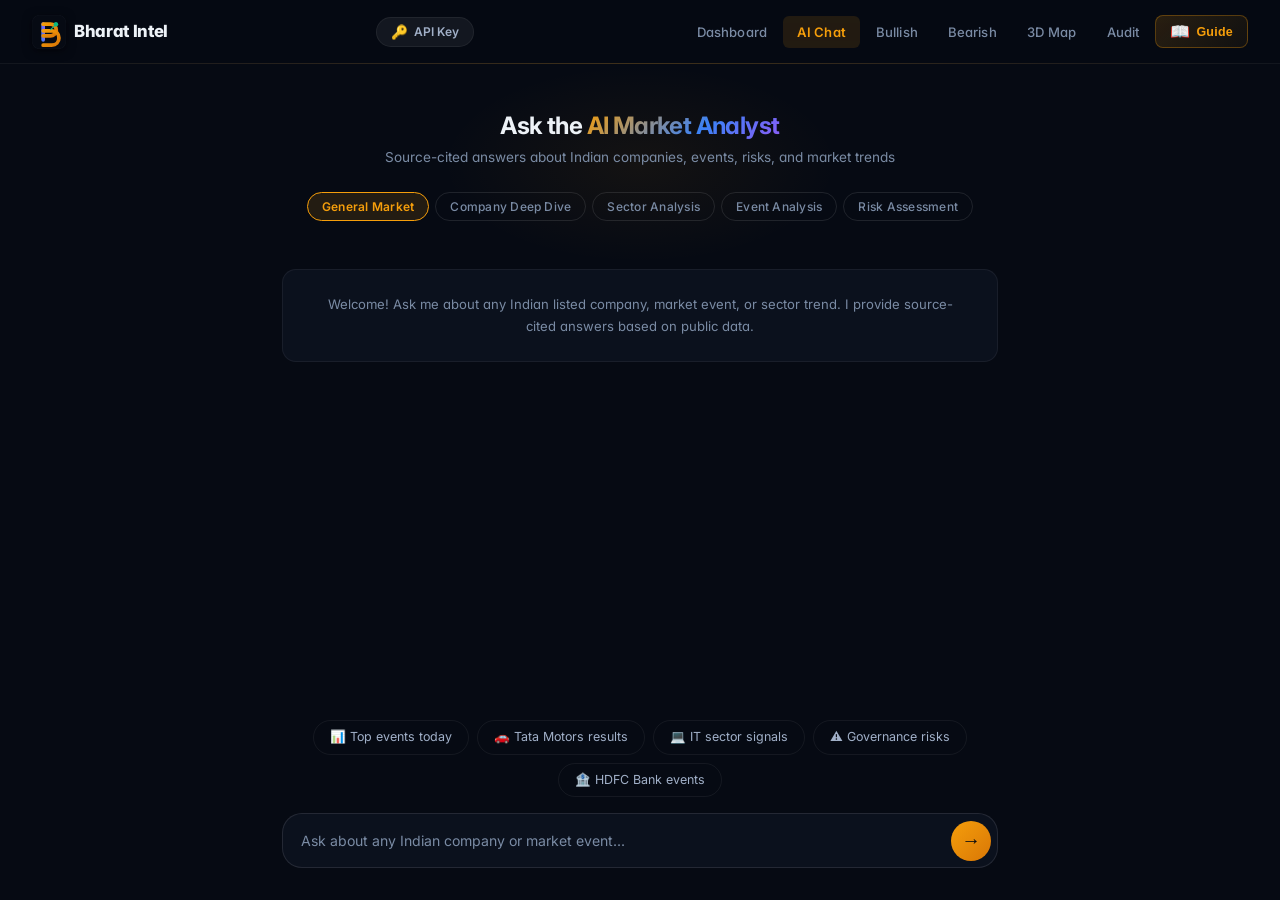
<file: frontend/chat.html>
<!DOCTYPE html>
<html lang="en">
<head>
    <meta charset="UTF-8">
    <meta name="viewport" content="width=device-width, initial-scale=1.0">
    <title>AI Market Analyst — Bharat Market Intelligence</title>
    <meta name="description" content="Chat with an AI analyst about Indian stock market events, company intelligence, sector analysis, and signal candidates.">
    <link rel="icon" type="image/svg+xml" href="assets/images/favicon.svg">
    <link rel="stylesheet" href="assets/css/style.css?v=4">
    <style>
        .chat-layout {
            padding-top: var(--nav-height);
            min-height: 100vh;
            display: flex;
            flex-direction: column;
        }

        .chat-container {
            flex: 1;
            display: flex;
            flex-direction: column;
            max-width: 780px;
            margin: 0 auto;
            width: 100%;
            padding: 0 var(--space-xl);
        }

        /* --- Chat Hero Header --- */
        .chat-header {
            text-align: center;
            padding: var(--space-2xl) 0 var(--space-lg);
            position: relative;
        }

        .chat-header::before {
            content: '';
            position: absolute;
            top: 0;
            left: 50%;
            transform: translateX(-50%);
            width: 400px;
            height: 200px;
            background: radial-gradient(ellipse, rgba(245, 158, 11, 0.06) 0%, transparent 70%);
            pointer-events: none;
        }

        .chat-header h1 {
            font-size: 1.5rem;
            margin-bottom: 6px;
            position: relative;
        }

        .chat-header p {
            color: var(--text-muted);
            font-size: 0.85rem;
            position: relative;
        }

        /* --- Mode Selector --- */
        .chat-modes {
            display: flex;
            gap: 6px;
            justify-content: center;
            margin-top: var(--space-lg);
            flex-wrap: wrap;
            position: relative;
        }

        .mode-btn {
            padding: 6px 14px;
            border-radius: var(--radius-full);
            border: 1px solid var(--border-medium);
            background: transparent;
            color: var(--text-muted);
            font-family: var(--font-primary);
            font-size: 0.75rem;
            font-weight: 500;
            cursor: pointer;
            transition: all var(--transition-fast);
            letter-spacing: 0.02em;
        }

        .mode-btn:hover {
            border-color: rgba(245, 158, 11, 0.3);
            color: var(--text-secondary);
        }

        .mode-btn.active {
            border-color: var(--accent-primary);
            color: var(--accent-primary);
            background: var(--accent-primary-muted);
            font-weight: 600;
        }

        /* --- Messages Area --- */
        .chat-messages {
            flex: 1;
            overflow-y: auto;
            padding: var(--space-lg) 0;
            display: flex;
            flex-direction: column;
            gap: var(--space-md);
            min-height: 300px;
            max-height: calc(100vh - 340px);
        }

        .msg {
            max-width: 85%;
            padding: 14px 18px;
            border-radius: var(--radius-lg);
            font-size: 0.88rem;
            line-height: 1.65;
            animation: fadeInUp 0.3s ease-out;
        }

        .msg.user {
            align-self: flex-end;
            background: linear-gradient(135deg, #2563eb, var(--accent-tertiary));
            color: #f8fafc;
            border-bottom-right-radius: 4px;
        }

        .msg.assistant {
            align-self: flex-start;
            background: var(--bg-card);
            border: 1px solid var(--border-subtle);
            color: var(--text-primary);
            border-bottom-left-radius: 4px;
            border-left: 2px solid var(--accent-primary);
        }

        .msg.assistant .msg-meta {
            display: flex;
            align-items: center;
            gap: var(--space-sm);
            margin-top: var(--space-sm);
            padding-top: var(--space-sm);
            border-top: 1px solid var(--border-subtle);
            font-size: 0.72rem;
            color: var(--text-muted);
            flex-wrap: wrap;
        }

        .msg.assistant .citations {
            margin-top: var(--space-sm);
            padding-top: var(--space-sm);
            border-top: 1px solid var(--border-subtle);
        }

        .msg.assistant .citation-item {
            display: flex;
            align-items: flex-start;
            gap: var(--space-xs);
            font-size: 0.75rem;
            color: var(--text-muted);
            margin-bottom: 3px;
        }

        .msg.assistant .citation-item .cite-num {
            color: var(--accent-primary);
            font-weight: 700;
            flex-shrink: 0;
        }

        .msg.assistant .disclaimer-text {
            display: block;
            margin-top: var(--space-sm);
            padding: 6px 10px;
            background: var(--color-warning-bg);
            border-radius: var(--radius-sm);
            font-size: 0.7rem;
            color: var(--text-muted);
        }

        .msg.system {
            align-self: center;
            background: var(--bg-card);
            border: 1px solid var(--border-subtle);
            color: var(--text-muted);
            font-size: 0.82rem;
            text-align: center;
            max-width: 100%;
            padding: var(--space-lg) var(--space-xl);
        }

        .msg.thinking {
            align-self: flex-start;
            background: var(--bg-card);
            border: 1px solid var(--border-subtle);
            color: var(--text-muted);
            font-size: 0.82rem;
        }

        .thinking-dots {
            display: inline-flex;
            gap: 5px;
            align-items: center;
        }

        .thinking-dots span {
            width: 6px;
            height: 6px;
            border-radius: 50%;
            background: var(--accent-primary);
            animation: pulse-dot 1.2s infinite;
        }

        .thinking-dots span:nth-child(2) { animation-delay: 0.2s; }
        .thinking-dots span:nth-child(3) { animation-delay: 0.4s; }

        /* --- Suggested Query Chips --- */
        .suggested-queries {
            display: flex;
            gap: 8px;
            flex-wrap: wrap;
            justify-content: center;
            margin-top: var(--space-md);
        }

        .suggested-query {
            padding: 8px 16px;
            border-radius: var(--radius-full);
            border: 1px solid var(--border-subtle);
            background: transparent;
            color: var(--text-secondary);
            font-size: 0.78rem;
            font-family: var(--font-primary);
            cursor: pointer;
            transition: all var(--transition-fast);
            line-height: 1.3;
        }

        .suggested-query:hover {
            border-color: var(--accent-primary);
            color: var(--accent-primary);
            background: var(--accent-primary-muted);
            transform: translateY(-1px);
            box-shadow: 0 4px 12px rgba(245, 158, 11, 0.08);
        }

        /* --- Chat Input Area --- */
        .chat-input-area {
            padding: var(--space-md) 0 var(--space-xl);
        }

        .chat-input-wrapper {
            display: flex;
            gap: 10px;
            align-items: flex-end;
            background: var(--bg-card);
            border: 1px solid var(--border-medium);
            border-radius: var(--radius-xl);
            padding: 6px 6px 6px 18px;
            transition: all var(--transition-fast);
        }

        .chat-input-wrapper:focus-within {
            border-color: var(--accent-primary);
            box-shadow: 0 0 0 3px var(--accent-primary-glow), 0 4px 20px rgba(0, 0, 0, 0.3);
        }

        .chat-input {
            flex: 1;
            padding: 10px 0;
            border: none;
            background: transparent;
            color: var(--text-primary);
            font-family: var(--font-primary);
            font-size: 0.88rem;
            outline: none;
            resize: none;
            min-height: 24px;
            max-height: 120px;
            line-height: 1.5;
        }

        .chat-input::placeholder {
            color: var(--text-muted);
        }

        .chat-send-btn {
            width: 40px;
            height: 40px;
            border-radius: 50%;
            border: none;
            background: linear-gradient(135deg, var(--accent-primary), #d97706);
            color: var(--bg-primary);
            font-size: 1.2rem;
            cursor: pointer;
            display: flex;
            align-items: center;
            justify-content: center;
            transition: all var(--transition-fast);
            flex-shrink: 0;
        }

        .chat-send-btn:hover:not(:disabled) {
            transform: scale(1.08);
            box-shadow: 0 0 20px var(--accent-primary-glow);
        }

        .chat-send-btn:disabled {
            opacity: 0.35;
            cursor: not-allowed;
        }

        @media (max-width: 768px) {
            .chat-messages {
                max-height: calc(100vh - 360px);
            }
            .msg {
                max-width: 92%;
            }
            .chat-header {
                padding: var(--space-lg) 0 var(--space-md);
            }
        }
    </style>
</head>
<body>
    <nav class="nav">
        <div class="nav-inner">
            <a href="index.html" class="nav-brand">
                <img src="assets/images/favicon.svg" class="nav-brand-icon" alt="Bharat Intel Logo">
                <span>Bharat Intel</span>
            </a>
            <button class="nav-toggle" id="nav-toggle" aria-label="Toggle navigation">☰</button>
            <ul class="nav-links" id="nav-links">
                <li><a href="dashboard.html">Dashboard</a></li>
                <li><a href="chat.html" class="active">AI Chat</a></li>
                <li><a href="bullish.html">Bullish</a></li>
                <li><a href="bearish.html">Bearish</a></li>
                <li><a href="market-map.html">3D Map</a></li>
                <li><a href="audit.html">Audit</a></li>
            </ul>
        </div>
    </nav>

    <main class="chat-layout">
        <div class="chat-container">
            <div class="chat-header">
                <h1>Ask the <span class="text-gradient">AI Market Analyst</span></h1>
                <p>Source-cited answers about Indian companies, events, risks, and market trends</p>

                <div class="chat-modes" id="chat-modes">
                    <button class="mode-btn active" data-mode="general_market">General Market</button>
                    <button class="mode-btn" data-mode="company_deep_dive">Company Deep Dive</button>
                    <button class="mode-btn" data-mode="sector_analysis">Sector Analysis</button>
                    <button class="mode-btn" data-mode="event_analysis">Event Analysis</button>
                    <button class="mode-btn" data-mode="risk_assessment">Risk Assessment</button>
                </div>
            </div>

            <div class="chat-messages" id="chat-messages">
                <div class="msg system">
                    Welcome! Ask me about any Indian listed company, market event, or sector trend.
                    I provide source-cited answers based on public data.
                </div>
            </div>

            <div class="suggested-queries" id="suggested-queries">
                <button class="suggested-query" data-query="What are the top market events today?">📊 Top events today</button>
                <button class="suggested-query" data-query="Tell me about Tata Motors latest results">🚗 Tata Motors results</button>
                <button class="suggested-query" data-query="Which IT companies have the strongest signals?">💻 IT sector signals</button>
                <button class="suggested-query" data-query="What governance risks are flagged today?">⚠️ Governance risks</button>
                <button class="suggested-query" data-query="Summarize HDFC Bank's recent events">🏦 HDFC Bank events</button>
            </div>

            <div class="chat-input-area">
                <div class="chat-input-wrapper">
                    <textarea class="chat-input" id="chat-input"
                        placeholder="Ask about any Indian company or market event..."
                        rows="1" aria-label="Chat message"></textarea>
                    <button class="chat-send-btn" id="chat-send" aria-label="Send message">→</button>
                </div>
            </div>
        </div>
    </main>

    <script src="assets/js/api.js"></script>
    <script src="assets/js/guide.js"></script>
    <script src="assets/js/apikeys.js"></script>
    <script src="assets/js/chat.js"></script>
</body>
</html>
</file>
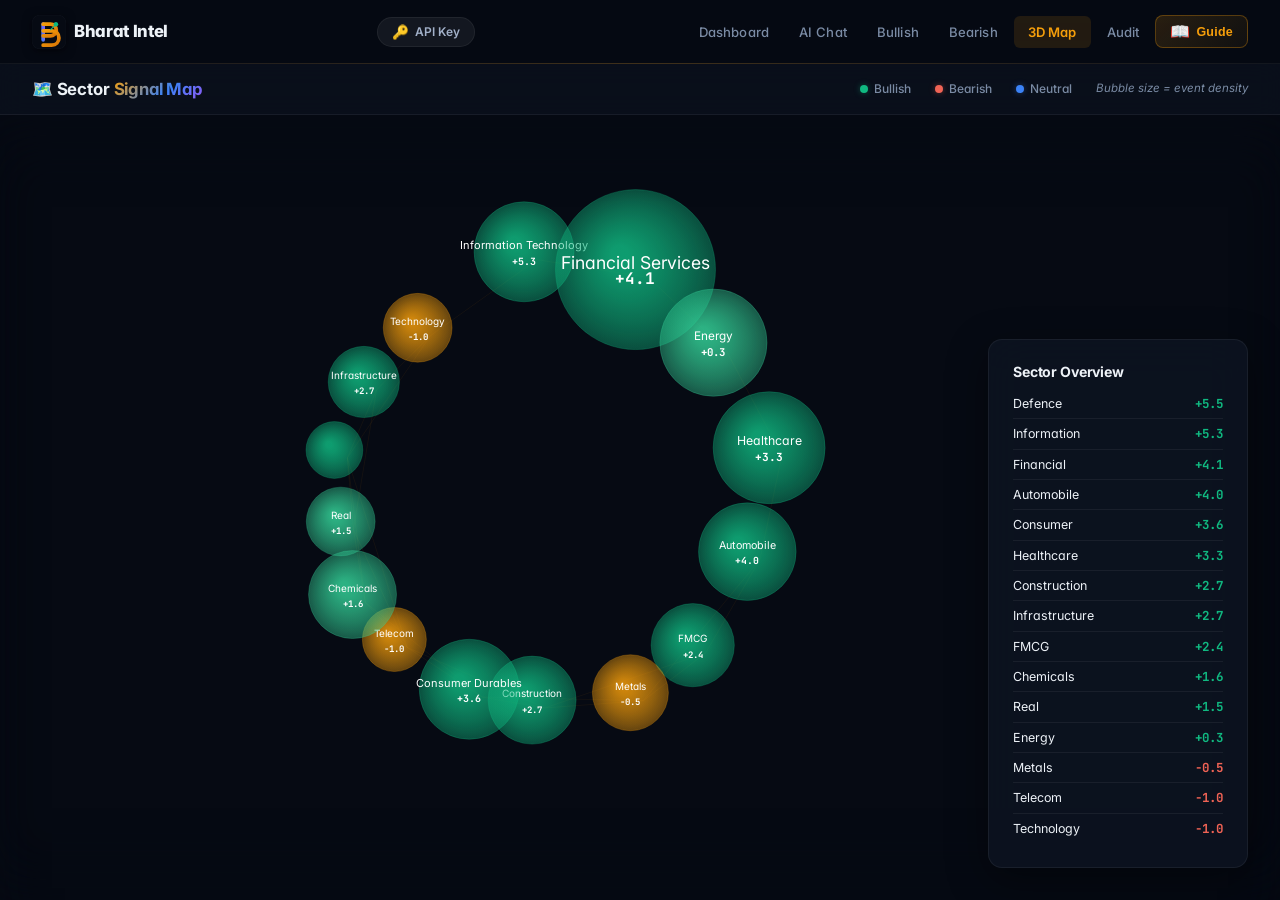
<file: frontend/market-map.html>
<!DOCTYPE html>
<html lang="en">
<head>
    <meta charset="UTF-8">
    <meta name="viewport" content="width=device-width, initial-scale=1.0">
    <title>3D Market Map — Bharat Market Intelligence</title>
    <meta name="description" content="Interactive 3D visualization of Indian market sectors, event density, and signal strength.">
    <link rel="icon" type="image/svg+xml" href="assets/images/favicon.svg">
    <link rel="stylesheet" href="assets/css/style.css?v=4">
    <style>
        .map-layout {
            padding-top: var(--nav-height);
            min-height: 100vh;
            display: flex;
            flex-direction: column;
            background: var(--bg-primary);
        }

        /* --- Controls Bar --- */
        .map-controls {
            display: flex;
            align-items: center;
            justify-content: space-between;
            padding: 12px var(--space-xl);
            background: rgba(13, 19, 33, 0.6);
            backdrop-filter: blur(12px);
            border-bottom: 1px solid var(--border-subtle);
            flex-wrap: wrap;
            gap: var(--space-sm);
        }

        .map-title {
            font-size: 1.05rem;
            font-weight: 700;
            letter-spacing: -0.01em;
        }

        /* --- Legend --- */
        .map-legend {
            display: flex;
            gap: var(--space-lg);
            font-size: 0.75rem;
            color: var(--text-muted);
            align-items: center;
        }

        .legend-item {
            display: flex;
            align-items: center;
            gap: 6px;
            font-weight: 500;
        }

        .legend-dot {
            width: 8px;
            height: 8px;
            border-radius: 50%;
            flex-shrink: 0;
        }

        .legend-dot.bullish {
            background: var(--color-positive);
            box-shadow: 0 0 6px rgba(16, 185, 129, 0.4);
        }

        .legend-dot.bearish {
            background: var(--color-negative);
            box-shadow: 0 0 6px rgba(240, 99, 85, 0.4);
        }

        .legend-dot.neutral {
            background: var(--accent-secondary);
            box-shadow: 0 0 6px rgba(59, 130, 246, 0.4);
        }

        .legend-note {
            color: var(--text-muted);
            font-size: 0.72rem;
            font-style: italic;
        }

        /* --- Canvas Area --- */
        .map-canvas-wrapper {
            flex: 1;
            position: relative;
            overflow: hidden;
            min-height: 500px;
        }

        /* Subtle edge gradient */
        .map-canvas-wrapper::before {
            content: '';
            position: absolute;
            inset: 0;
            pointer-events: none;
            z-index: 2;
            border-radius: 0;
            box-shadow:
                inset 0 40px 60px -20px var(--bg-primary),
                inset 0 -40px 60px -20px var(--bg-primary);
        }

        #map-canvas {
            width: 100%;
            height: 100%;
            position: absolute;
            top: 0;
            left: 0;
        }

        /* --- Tooltip --- */
        .map-tooltip {
            position: absolute;
            padding: 10px 14px;
            background: rgba(13, 19, 33, 0.95);
            backdrop-filter: blur(16px);
            border: 1px solid rgba(245, 158, 11, 0.2);
            border-radius: var(--radius-md);
            font-size: 0.8rem;
            color: var(--text-primary);
            pointer-events: none;
            opacity: 0;
            transition: opacity 0.15s;
            z-index: 10;
            box-shadow: 0 8px 24px rgba(0, 0, 0, 0.5);
            max-width: 240px;
        }

        .map-tooltip.visible {
            opacity: 1;
        }

        .map-sector-label {
            font-size: 0.68rem;
            color: var(--text-muted);
            text-transform: uppercase;
            letter-spacing: 0.06em;
        }

        /* --- Info Panel --- */
        .map-info-panel {
            position: absolute;
            bottom: var(--space-xl);
            right: var(--space-xl);
            width: 260px;
            padding: var(--space-lg);
            background: rgba(13, 19, 33, 0.9);
            backdrop-filter: blur(20px);
            border: 1px solid var(--border-subtle);
            border-radius: var(--radius-lg);
            font-size: 0.8rem;
            z-index: 5;
            box-shadow: 0 12px 40px rgba(0, 0, 0, 0.4);
        }

        .map-info-panel h3 {
            font-size: 0.88rem;
            margin-bottom: var(--space-sm);
            color: var(--text-primary);
            letter-spacing: -0.01em;
        }

        .sector-row {
            display: flex;
            justify-content: space-between;
            align-items: center;
            padding: 5px 0;
            border-bottom: 1px solid var(--border-subtle);
            font-size: 0.78rem;
            transition: background var(--transition-fast);
        }

        .sector-row:hover {
            background: rgba(255, 255, 255, 0.02);
        }

        .sector-row:last-child {
            border-bottom: none;
        }

        .sector-row .sector-label {
            color: var(--text-secondary);
        }

        .sector-score {
            font-family: var(--font-mono);
            font-weight: 700;
            font-size: 0.78rem;
            font-variant-numeric: tabular-nums;
        }

        .sector-score.pos { color: var(--color-positive); }
        .sector-score.neg { color: var(--color-negative); }

        @media (max-width: 768px) {
            .map-legend {
                gap: var(--space-sm);
                font-size: 0.7rem;
            }
            .map-info-panel {
                position: static;
                width: 100%;
                margin: var(--space-md);
                border-radius: var(--radius-md);
            }
            .map-canvas-wrapper {
                min-height: 400px;
            }
        }
    </style>
</head>
<body>
    <nav class="nav">
        <div class="nav-inner">
            <a href="index.html" class="nav-brand"><img src="assets/images/favicon.svg" class="nav-brand-icon" alt="Bharat Intel Logo"><span>Bharat Intel</span></a>
            <button class="nav-toggle" id="nav-toggle" aria-label="Toggle navigation">☰</button>
            <ul class="nav-links" id="nav-links">
                <li><a href="dashboard.html">Dashboard</a></li>
                <li><a href="chat.html">AI Chat</a></li>
                <li><a href="bullish.html">Bullish</a></li>
                <li><a href="bearish.html">Bearish</a></li>
                <li><a href="market-map.html" class="active">3D Map</a></li>
                <li><a href="audit.html">Audit</a></li>
            </ul>
        </div>
    </nav>

    <main class="map-layout">
        <div class="map-controls">
            <div class="map-title">🗺️ Sector <span class="text-gradient">Signal Map</span></div>
            <div class="map-legend">
                <div class="legend-item"><div class="legend-dot bullish"></div> Bullish</div>
                <div class="legend-item"><div class="legend-dot bearish"></div> Bearish</div>
                <div class="legend-item"><div class="legend-dot neutral"></div> Neutral</div>
                <div class="legend-note">Bubble size = event density</div>
            </div>
        </div>
        <div class="map-canvas-wrapper">
            <canvas id="map-canvas"></canvas>
            <div class="map-tooltip" id="map-tooltip"></div>
            <div class="map-info-panel" id="info-panel">
                <h3>Sector Overview</h3>
                <div id="sector-list">Loading...</div>
            </div>
        </div>
    </main>

    <script src="assets/js/api.js"></script>
    <script src="assets/js/guide.js"></script>
    <script src="assets/js/apikeys.js"></script>
    <script src="assets/js/market-map.js"></script>
</body>
</html>
</file>
<file: frontend/assets/css/style.css>
/* ============================================================
   Bharat Market Intelligence Agent — Design System v2
   Premium dark fintech theme · Bloomberg-grade polish
   ============================================================ */

/* --- Google Fonts --- */
@import url('https://fonts.googleapis.com/css2?family=Inter:wght@300;400;500;600;700;800;900&family=JetBrains+Mono:wght@400;500&display=swap');

/* --- CSS Custom Properties (Design Tokens) --- */
:root {
    /* Core backgrounds — deep navy/black with layered depth */
    --bg-primary: #060a13;
    --bg-secondary: #0d1321;
    --bg-tertiary: #151d2e;
    --bg-card: rgba(13, 19, 33, 0.8);
    --bg-glass: rgba(255, 255, 255, 0.035);
    --bg-glass-hover: rgba(255, 255, 255, 0.07);
    --bg-elevated: rgba(255, 255, 255, 0.05);

    /* Text — improved contrast for readability */
    --text-primary: #edf2f7;
    --text-secondary: #a1b0c8;
    --text-muted: #7a8ba4;
    --text-accent: #60a5fa;

    /* Brand accent — amber/gold */
    --accent-primary: #f59e0b;
    --accent-primary-glow: rgba(245, 158, 11, 0.25);
    --accent-primary-muted: rgba(245, 158, 11, 0.12);
    --accent-secondary: #3b82f6;
    --accent-secondary-glow: rgba(59, 130, 246, 0.25);
    --accent-tertiary: #8b5cf6;

    /* Semantic — fintech palette */
    --color-positive: #10b981;
    --color-positive-bg: rgba(16, 185, 129, 0.1);
    --color-positive-glow: rgba(16, 185, 129, 0.25);
    --color-negative: #f06355;
    --color-negative-bg: rgba(240, 99, 85, 0.1);
    --color-negative-glow: rgba(240, 99, 85, 0.25);
    --color-neutral: #6366f1;
    --color-neutral-bg: rgba(99, 102, 241, 0.1);
    --color-warning: #f59e0b;
    --color-warning-bg: rgba(245, 158, 11, 0.08);

    /* Borders */
    --border-subtle: rgba(255, 255, 255, 0.06);
    --border-medium: rgba(255, 255, 255, 0.1);
    --border-accent: rgba(245, 158, 11, 0.3);

    /* Shadows */
    --shadow-sm: 0 1px 3px rgba(0, 0, 0, 0.4);
    --shadow-md: 0 4px 16px rgba(0, 0, 0, 0.5);
    --shadow-lg: 0 12px 48px rgba(0, 0, 0, 0.6);
    --shadow-glow: 0 0 30px rgba(245, 158, 11, 0.15);
    --shadow-card-hover: 0 8px 32px rgba(0, 0, 0, 0.5), 0 0 0 1px rgba(255, 255, 255, 0.08);

    /* Typography */
    --font-primary: 'Inter', -apple-system, BlinkMacSystemFont, 'Segoe UI', sans-serif;
    --font-mono: 'JetBrains Mono', 'Fira Code', monospace;

    /* Spacing */
    --space-xs: 0.25rem;
    --space-sm: 0.5rem;
    --space-md: 1rem;
    --space-lg: 1.5rem;
    --space-xl: 2rem;
    --space-2xl: 3rem;
    --space-3xl: 4rem;
    --space-4xl: 6rem;

    /* Radii */
    --radius-sm: 6px;
    --radius-md: 10px;
    --radius-lg: 14px;
    --radius-xl: 20px;
    --radius-full: 9999px;

    /* Transitions */
    --transition-fast: 150ms cubic-bezier(0.4, 0, 0.2, 1);
    --transition-base: 250ms cubic-bezier(0.4, 0, 0.2, 1);
    --transition-slow: 400ms cubic-bezier(0.4, 0, 0.2, 1);

    /* Layout */
    --max-width: 1280px;
    --nav-height: 64px;
}

/* --- Reset & Base --- */
*,
*::before,
*::after {
    margin: 0;
    padding: 0;
    box-sizing: border-box;
}

html {
    font-size: 16px;
    scroll-behavior: smooth;
    -webkit-font-smoothing: antialiased;
    -moz-osx-font-smoothing: grayscale;
}

body {
    font-family: var(--font-primary);
    font-feature-settings: 'cv02', 'cv03', 'cv04', 'cv11';
    background-color: var(--bg-primary);
    color: var(--text-primary);
    line-height: 1.55;
    overflow-x: hidden;
    min-height: 100vh;
}

a {
    color: var(--text-accent);
    text-decoration: none;
    transition: color var(--transition-fast);
}

a:hover {
    color: var(--accent-primary);
}

img {
    max-width: 100%;
    display: block;
}

/* --- Focus & Accessibility --- */
:focus-visible {
    outline: 2px solid var(--accent-primary);
    outline-offset: 2px;
    border-radius: var(--radius-sm);
}

@media (prefers-reduced-motion: reduce) {
    *, *::before, *::after {
        animation-duration: 0.01ms !important;
        animation-iteration-count: 1 !important;
        transition-duration: 0.01ms !important;
        scroll-behavior: auto !important;
    }
}

/* --- Typography --- */
h1, h2, h3, h4, h5, h6 {
    font-weight: 700;
    line-height: 1.2;
    letter-spacing: -0.025em;
    color: var(--text-primary);
}

h1 { font-size: clamp(1.75rem, 4vw, 2.75rem); }
h2 { font-size: clamp(1.35rem, 3vw, 2rem); }
h3 { font-size: clamp(1.1rem, 2.5vw, 1.5rem); }
h4 { font-size: 1.15rem; }

.text-gradient {
    background: linear-gradient(135deg, var(--accent-primary) 0%, var(--accent-secondary) 60%, var(--accent-tertiary) 100%);
    -webkit-background-clip: text;
    -webkit-text-fill-color: transparent;
    background-clip: text;
}

.text-mono {
    font-family: var(--font-mono);
}

/* --- Layout --- */
.container {
    max-width: var(--max-width);
    margin: 0 auto;
    padding: 0 var(--space-xl);
}

.section {
    padding: var(--space-4xl) 0;
}

/* ==========================================================================
   Navigation — fixed top bar with glassmorphism
   ========================================================================== */
.nav {
    position: fixed;
    top: 0;
    left: 0;
    right: 0;
    height: var(--nav-height);
    background: rgba(6, 10, 19, 0.88);
    backdrop-filter: blur(24px) saturate(1.2);
    -webkit-backdrop-filter: blur(24px) saturate(1.2);
    border-bottom: 1px solid rgba(255, 255, 255, 0.05);
    z-index: 1000;
    display: flex;
    align-items: center;
}

/* Subtle bottom glow line */
.nav::after {
    content: '';
    position: absolute;
    bottom: -1px;
    left: 0;
    right: 0;
    height: 1px;
    background: linear-gradient(90deg, transparent 0%, rgba(245, 158, 11, 0.2) 50%, transparent 100%);
}

.nav-inner {
    display: flex;
    align-items: center;
    justify-content: space-between;
    width: 100%;
    max-width: var(--max-width);
    margin: 0 auto;
    padding: 0 var(--space-xl);
    gap: var(--space-md);
}

.nav-brand {
    display: flex;
    align-items: center;
    gap: var(--space-sm);
    font-weight: 800;
    font-size: 1.05rem;
    color: var(--text-primary);
    letter-spacing: -0.02em;
    flex-shrink: 0;
}

.nav-brand:hover {
    color: var(--text-primary);
}

.nav-brand-icon {
    width: 34px;
    height: 34px;
    border-radius: var(--radius-sm);
    object-fit: contain;
    box-shadow: 0 2px 10px rgba(0,0,0,0.5);
    background: transparent;
}

.nav-links {
    display: flex;
    align-items: center;
    gap: 2px;
    list-style: none;
}

.nav-links a {
    position: relative;
    padding: 8px 14px;
    border-radius: var(--radius-sm);
    color: var(--text-muted);
    font-size: 0.82rem;
    font-weight: 500;
    transition: all var(--transition-fast);
    letter-spacing: 0.01em;
}

.nav-links a:hover {
    color: var(--text-primary);
    background: rgba(255, 255, 255, 0.04);
}

.nav-links a.active {
    color: var(--accent-primary);
    background: var(--accent-primary-muted);
    font-weight: 600;
}

.nav-cta {
    background: linear-gradient(135deg, var(--accent-primary), #d97706) !important;
    color: var(--bg-primary) !important;
    font-weight: 600 !important;
    padding: var(--space-sm) var(--space-lg) !important;
    border-radius: var(--radius-full) !important;
}

.nav-cta:hover {
    transform: translateY(-1px);
    box-shadow: var(--shadow-glow);
}

/* Mobile nav toggle */
.nav-toggle {
    display: none;
    background: none;
    border: 1px solid var(--border-medium);
    border-radius: var(--radius-sm);
    color: var(--text-primary);
    font-size: 1.2rem;
    cursor: pointer;
    padding: 6px 10px;
    transition: all var(--transition-fast);
}

.nav-toggle:hover {
    background: var(--bg-glass-hover);
    border-color: var(--accent-primary);
}

/* ==========================================================================
   Glass Card — elevated container with depth
   ========================================================================== */
.glass-card {
    background: var(--bg-card);
    border: 1px solid var(--border-subtle);
    border-radius: var(--radius-lg);
    padding: var(--space-xl);
    transition: all var(--transition-base);
    will-change: transform;
}

.glass-card:hover {
    background: rgba(13, 19, 33, 0.95);
    border-color: rgba(255, 255, 255, 0.1);
    transform: translateY(-2px);
    box-shadow: var(--shadow-card-hover);
}

/* ==========================================================================
   Widget Layout — TradingView Charts
   ========================================================================== */
.widget-grid {
    display: grid;
    grid-template-columns: 1fr 1fr;
    gap: var(--space-lg);
    margin-bottom: var(--space-xl);
}

.widget-container {
    display: flex;
    flex-direction: column;
    background: var(--bg-card);
    border: 1px solid var(--border-subtle);
    border-radius: var(--radius-lg);
    overflow: hidden;
    min-height: 380px;
}

.widget-full {
    grid-column: 1 / -1;
    min-height: 480px;
}

.widget-half {
    min-height: 380px;
}

.widget-header {
    padding: var(--space-sm) var(--space-md);
    font-size: 0.85rem;
    font-weight: 700;
    color: var(--text-secondary);
    text-transform: uppercase;
    letter-spacing: 0.04em;
    border-bottom: 1px solid var(--border-subtle);
    background: rgba(255,255,255,0.02);
}

/* Widget body — TradingView iframes */
.widget-body {
    flex: 1;
    min-height: 300px;
    position: relative;
    overflow: hidden;
}

.widget-body iframe {
    width: 100%;
    height: 100%;
    border: none;
}

@media (max-width: 768px) {
    .widget-grid {
        grid-template-columns: 1fr;
    }
    .widget-full,
    .widget-half {
        min-height: 320px;
    }
}

/* ==========================================================================
   API Key Modal
   ========================================================================== */
.api-key-btn {
    display: flex;
    align-items: center;
    gap: 6px;
    padding: 6px 14px;
    background: rgba(255, 255, 255, 0.06);
    border: 1px solid var(--border-subtle);
    border-radius: var(--radius-full);
    color: var(--text-secondary);
    font-size: 0.75rem;
    font-weight: 600;
    cursor: pointer;
    transition: all var(--transition-fast);
    font-family: var(--font-primary);
    white-space: nowrap;
}

.api-key-btn:hover {
    background: rgba(255, 255, 255, 0.1);
    border-color: var(--border-medium);
    color: var(--text-primary);
}

.api-key-btn .key-icon {
    font-size: 0.85rem;
}

.api-key-btn.has-key {
    border-color: rgba(34, 197, 94, 0.3);
    color: #22c55e;
}

.api-modal-overlay {
    position: fixed;
    inset: 0;
    background: rgba(0, 0, 0, 0.7);
    backdrop-filter: blur(6px);
    z-index: 10000;
    display: flex;
    align-items: center;
    justify-content: center;
    opacity: 0;
    pointer-events: none;
    transition: opacity 0.25s ease;
}

.api-modal-overlay.active {
    opacity: 1;
    pointer-events: all;
}

.api-modal {
    background: var(--bg-card);
    border: 1px solid var(--border-subtle);
    border-radius: var(--radius-xl);
    padding: var(--space-xl) var(--space-2xl);
    width: 90%;
    max-width: 480px;
    box-shadow: 0 24px 80px rgba(0, 0, 0, 0.6);
    transform: translateY(20px);
    transition: transform 0.25s ease;
}

.api-modal-overlay.active .api-modal {
    transform: translateY(0);
}

.api-modal-header {
    display: flex;
    align-items: center;
    justify-content: space-between;
    margin-bottom: var(--space-lg);
}

.api-modal-header h3 {
    font-size: 1.1rem;
    font-weight: 700;
    color: var(--text-primary);
    margin: 0;
}

.api-modal-close {
    background: none;
    border: none;
    color: var(--text-muted);
    font-size: 1.3rem;
    cursor: pointer;
    padding: 4px;
    transition: color 0.15s;
}

.api-modal-close:hover {
    color: var(--text-primary);
}

.api-field {
    margin-bottom: var(--space-md);
}

.api-field label {
    display: block;
    font-size: 0.78rem;
    font-weight: 600;
    color: var(--text-secondary);
    margin-bottom: 6px;
    text-transform: uppercase;
    letter-spacing: 0.04em;
}

.api-field input,
.api-field select {
    width: 100%;
    padding: 10px 14px;
    background: rgba(255, 255, 255, 0.04);
    border: 1px solid var(--border-subtle);
    border-radius: var(--radius-md);
    color: var(--text-primary);
    font-family: var(--font-mono);
    font-size: 0.82rem;
    outline: none;
    transition: border-color 0.15s;
}

.api-field input:focus,
.api-field select:focus {
    border-color: var(--accent-primary);
}

.api-field input::placeholder {
    color: var(--text-muted);
    font-family: var(--font-primary);
}

.api-field select {
    cursor: pointer;
    -webkit-appearance: none;
    appearance: none;
    background-image: url("data:image/svg+xml,%3Csvg xmlns='http://www.w3.org/2000/svg' width='12' height='12' fill='%236b7280' viewBox='0 0 16 16'%3E%3Cpath d='M7.247 11.14L2.451 5.658C1.885 5.013 2.345 4 3.204 4h9.592a1 1 0 01.753 1.659l-4.796 5.48a1 1 0 01-1.506 0z'/%3E%3C/svg%3E");
    background-repeat: no-repeat;
    background-position: right 12px center;
    padding-right: 32px;
}

.api-field select option {
    background: var(--bg-card);
    color: var(--text-primary);
}

.api-save-btn {
    width: 100%;
    padding: 11px;
    background: linear-gradient(135deg, var(--accent-primary), var(--accent-secondary));
    border: none;
    border-radius: var(--radius-md);
    color: white;
    font-weight: 700;
    font-size: 0.85rem;
    cursor: pointer;
    transition: opacity 0.15s;
    margin-top: var(--space-sm);
}

.api-save-btn:hover {
    opacity: 0.9;
}

.api-status {
    font-size: 0.72rem;
    color: var(--text-muted);
    margin-top: var(--space-sm);
    text-align: center;
}

.api-status.connected {
    color: #22c55e;
}

/* ==========================================================================
   Buttons — primary, secondary, sizes
   ========================================================================== */
.btn {
    display: inline-flex;
    align-items: center;
    justify-content: center;
    gap: var(--space-sm);
    padding: 10px var(--space-xl);
    border-radius: var(--radius-full);
    font-family: var(--font-primary);
    font-weight: 600;
    font-size: 0.85rem;
    border: none;
    cursor: pointer;
    transition: all var(--transition-base);
    text-decoration: none;
    white-space: nowrap;
    letter-spacing: 0.01em;
}

.btn-primary {
    background: linear-gradient(135deg, var(--accent-primary), #d97706);
    color: var(--bg-primary);
    box-shadow: 0 2px 12px var(--accent-primary-glow);
}

.btn-primary:hover {
    transform: translateY(-1px) scale(1.02);
    box-shadow: 0 6px 24px var(--accent-primary-glow);
    color: var(--bg-primary);
}

.btn-secondary {
    background: var(--bg-glass);
    color: var(--text-secondary);
    border: 1px solid var(--border-medium);
}

.btn-secondary:hover {
    background: var(--bg-glass-hover);
    border-color: rgba(245, 158, 11, 0.25);
    color: var(--text-primary);
    box-shadow: 0 0 12px rgba(245, 158, 11, 0.08);
}

.btn-lg {
    padding: 12px var(--space-2xl);
    font-size: 0.95rem;
}

/* ==========================================================================
   Badges — status indicators
   ========================================================================== */
.badge {
    display: inline-flex;
    align-items: center;
    gap: 4px;
    padding: 3px 10px;
    border-radius: var(--radius-full);
    font-size: 0.72rem;
    font-weight: 600;
    text-transform: uppercase;
    letter-spacing: 0.06em;
    line-height: 1.4;
}

.badge-positive {
    background: var(--color-positive-bg);
    color: var(--color-positive);
    border: 1px solid rgba(16, 185, 129, 0.15);
}

.badge-negative {
    background: var(--color-negative-bg);
    color: var(--color-negative);
    border: 1px solid rgba(240, 99, 85, 0.15);
}

.badge-neutral {
    background: var(--color-neutral-bg);
    color: var(--color-neutral);
    border: 1px solid rgba(99, 102, 241, 0.15);
}

.badge-warning {
    background: var(--color-warning-bg);
    color: var(--color-warning);
    border: 1px solid rgba(245, 158, 11, 0.15);
}

/* ==========================================================================
   Stat Cards — dashboard metric display
   ========================================================================== */
.stat-grid {
    display: grid;
    grid-template-columns: repeat(auto-fit, minmax(180px, 1fr));
    gap: var(--space-md);
}

.stat-card {
    text-align: center;
    padding: var(--space-lg) var(--space-md);
    position: relative;
    overflow: hidden;
}

/* Subtle top accent bar */
.stat-card::before {
    content: '';
    position: absolute;
    top: 0;
    left: 0;
    right: 0;
    height: 2px;
    background: linear-gradient(90deg, var(--accent-primary), var(--accent-secondary));
    opacity: 0.5;
}

.stat-value {
    font-size: 2.25rem;
    font-weight: 800;
    line-height: 1;
    margin-bottom: var(--space-xs);
    font-feature-settings: 'tnum';
    font-variant-numeric: tabular-nums;
}

.stat-label {
    font-size: 0.78rem;
    color: var(--text-muted);
    text-transform: uppercase;
    letter-spacing: 0.06em;
    font-weight: 500;
}

/* ==========================================================================
   Event Cards — market event feed items
   ========================================================================== */
.event-card {
    display: flex;
    gap: var(--space-md);
    align-items: flex-start;
}

.event-indicator {
    width: 3px;
    min-height: 50px;
    border-radius: var(--radius-full);
    flex-shrink: 0;
}

.event-indicator.positive { background: var(--color-positive); }
.event-indicator.negative { background: var(--color-negative); }
.event-indicator.neutral { background: var(--color-neutral); }

.event-content {
    flex: 1;
    min-width: 0;
}

.event-meta {
    display: flex;
    align-items: center;
    gap: 6px;
    margin-bottom: 6px;
    flex-wrap: wrap;
}

.event-company {
    font-weight: 700;
    color: var(--text-primary);
    font-size: 0.88rem;
}

.event-time {
    font-size: 0.75rem;
    color: var(--text-muted);
    font-family: var(--font-mono);
}

.event-title {
    font-weight: 600;
    font-size: 0.92rem;
    margin-bottom: 4px;
    line-height: 1.4;
}

.event-summary {
    font-size: 0.85rem;
    color: var(--text-secondary);
    line-height: 1.55;
}

/* ==========================================================================
   Grid Layouts
   ========================================================================== */
.grid-2 {
    display: grid;
    grid-template-columns: repeat(2, 1fr);
    gap: var(--space-xl);
}

.grid-3 {
    display: grid;
    grid-template-columns: repeat(3, 1fr);
    gap: var(--space-xl);
}

.grid-4 {
    display: grid;
    grid-template-columns: repeat(4, 1fr);
    gap: var(--space-lg);
}

/* --- Feature Grid --- */
.feature-icon {
    width: 44px;
    height: 44px;
    border-radius: var(--radius-md);
    display: flex;
    align-items: center;
    justify-content: center;
    font-size: 1.4rem;
    margin-bottom: var(--space-md);
    background: linear-gradient(135deg, var(--accent-primary-glow), var(--accent-secondary-glow));
}

.feature-title {
    font-size: 1.05rem;
    font-weight: 700;
    margin-bottom: var(--space-sm);
}

.feature-desc {
    font-size: 0.88rem;
    color: var(--text-secondary);
    line-height: 1.55;
}

/* ==========================================================================
   Footer
   ========================================================================== */
.footer {
    border-top: 1px solid var(--border-subtle);
    padding: var(--space-2xl) 0;
    text-align: center;
}

.footer-disclaimer {
    max-width: 700px;
    margin: 0 auto var(--space-lg);
    padding: var(--space-md) var(--space-lg);
    background: var(--color-warning-bg);
    border: 1px solid rgba(245, 158, 11, 0.1);
    border-radius: var(--radius-md);
    font-size: 0.78rem;
    color: var(--text-secondary);
    line-height: 1.6;
}

.footer-links {
    display: flex;
    justify-content: center;
    gap: var(--space-xl);
    margin-bottom: var(--space-md);
    flex-wrap: wrap;
}

.footer-links a {
    color: var(--text-muted);
    font-size: 0.82rem;
}

.footer-copy {
    color: var(--text-muted);
    font-size: 0.75rem;
    letter-spacing: 0.02em;
}

/* ==========================================================================
   Animations
   ========================================================================== */
@keyframes fadeInUp {
    from {
        opacity: 0;
        transform: translateY(20px);
    }
    to {
        opacity: 1;
        transform: translateY(0);
    }
}

@keyframes fadeIn {
    from { opacity: 0; }
    to { opacity: 1; }
}

@keyframes pulse-glow {
    0%, 100% { box-shadow: 0 0 20px var(--accent-primary-glow); }
    50% { box-shadow: 0 0 40px var(--accent-primary-glow); }
}

@keyframes float {
    0%, 100% { transform: translateY(0); }
    50% { transform: translateY(-10px); }
}

@keyframes shimmer {
    0% { background-position: -200% center; }
    100% { background-position: 200% center; }
}

@keyframes pulse-dot {
    0%, 100% { opacity: 1; transform: scale(1); }
    50% { opacity: 0.5; transform: scale(1.3); }
}

@keyframes countUp {
    from { opacity: 0; transform: translateY(8px); }
    to { opacity: 1; transform: translateY(0); }
}

.animate-fade-in-up {
    animation: fadeInUp 0.5s ease-out forwards;
    opacity: 0;
}

.animate-delay-1 { animation-delay: 0.1s; }
.animate-delay-2 { animation-delay: 0.2s; }
.animate-delay-3 { animation-delay: 0.3s; }
.animate-delay-4 { animation-delay: 0.4s; }
.animate-delay-5 { animation-delay: 0.5s; }

/* --- Loading skeleton shimmer --- */
.skeleton {
    background: linear-gradient(90deg,
        var(--bg-glass) 25%,
        rgba(255, 255, 255, 0.06) 50%,
        var(--bg-glass) 75%
    );
    background-size: 200% 100%;
    animation: shimmer 1.5s infinite;
    border-radius: var(--radius-sm);
}

/* ==========================================================================
   Scrollbar
   ========================================================================== */
::-webkit-scrollbar {
    width: 6px;
    height: 6px;
}
::-webkit-scrollbar-track {
    background: transparent;
}
::-webkit-scrollbar-thumb {
    background: rgba(255, 255, 255, 0.08);
    border-radius: var(--radius-full);
}
::-webkit-scrollbar-thumb:hover {
    background: rgba(255, 255, 255, 0.15);
}

/* ==========================================================================
   Responsive
   ========================================================================== */
@media (max-width: 1024px) {
    .grid-4 { grid-template-columns: repeat(2, 1fr); }
    .grid-3 { grid-template-columns: repeat(2, 1fr); }
}

@media (max-width: 768px) {
    :root {
        --space-xl: 1.25rem;
        --space-2xl: 2rem;
        --space-3xl: 2.5rem;
        --space-4xl: 3rem;
        --nav-height: 56px;
    }

    .grid-2,
    .grid-3,
    .grid-4 {
        grid-template-columns: 1fr;
    }

    .nav-links {
        display: none;
        position: absolute;
        top: var(--nav-height);
        left: 0;
        right: 0;
        flex-direction: column;
        background: rgba(6, 10, 19, 0.97);
        backdrop-filter: blur(24px);
        padding: var(--space-md) var(--space-lg);
        border-bottom: 1px solid var(--border-subtle);
        gap: 2px;
    }

    .nav-links.open {
        display: flex;
        animation: fadeIn 0.2s ease-out;
    }

    .nav-links a {
        padding: 12px var(--space-md);
        font-size: 0.9rem;
    }

    .nav-toggle {
        display: flex;
        align-items: center;
        justify-content: center;
    }

    .stat-grid {
        grid-template-columns: repeat(2, 1fr);
    }
}

@media (max-width: 480px) {
    .stat-grid {
        grid-template-columns: 1fr;
    }
}

/* ==========================================================================
   Search Autocomplete
   ========================================================================== */
.nav-search {
    display: flex;
    margin: 0 var(--space-lg);
    flex: 1;
    max-width: 280px;
    align-items: center;
}

.nav-search input {
    width: 100%;
    height: 36px;
    padding: 0 14px;
    border-radius: var(--radius-full) 0 0 var(--radius-full);
    border: 1px solid var(--border-medium);
    background: rgba(255, 255, 255, 0.03);
    color: var(--text-primary);
    font-size: 0.82rem;
    font-family: var(--font-primary);
    transition: all var(--transition-fast);
}

.nav-search input::placeholder {
    color: var(--text-muted);
    font-size: 0.8rem;
}

.nav-search input:focus {
    outline: none;
    border-color: var(--accent-primary);
    background: rgba(255, 255, 255, 0.05);
    box-shadow: 0 0 0 3px var(--accent-primary-glow);
}

.nav-search button {
    padding: 0 14px;
    height: 36px;
    border-radius: 0 var(--radius-full) var(--radius-full) 0;
    border: 1px solid var(--border-medium);
    border-left: none;
    background: rgba(255, 255, 255, 0.04);
    color: var(--text-muted);
    cursor: pointer;
    transition: all var(--transition-fast);
    display: flex;
    align-items: center;
    justify-content: center;
    font-size: 0.85rem;
}

.nav-search button:hover {
    color: var(--accent-primary);
    background: rgba(245, 158, 11, 0.08);
}

.autocomplete-wrapper {
    position: relative;
}

.autocomplete-dropdown {
    position: absolute;
    top: calc(100% + 6px);
    left: 0;
    width: 100%;
    min-width: 300px;
    background: var(--bg-secondary);
    border: 1px solid var(--border-medium);
    border-radius: var(--radius-md);
    box-shadow: 0 12px 32px rgba(0, 0, 0, 0.6);
    z-index: 9999;
    max-height: 360px;
    overflow-y: auto;
}

.autocomplete-item {
    padding: 10px 14px;
    cursor: pointer;
    border-bottom: 1px solid var(--border-subtle);
    display: flex;
    align-items: center;
    gap: 10px;
    transition: background var(--transition-fast);
}

.autocomplete-item:last-child {
    border-bottom: none;
}

.autocomplete-item:hover,
.autocomplete-item.active {
    background: var(--bg-glass-hover);
    border-left: 2px solid var(--accent-primary);
}

.autocomplete-item .ac-symbol {
    font-weight: 700;
    color: var(--text-primary);
    font-size: 0.88rem;
    min-width: 65px;
}

.autocomplete-item .ac-name {
    font-size: 0.8rem;
    color: var(--text-secondary);
    white-space: nowrap;
    overflow: hidden;
    text-overflow: ellipsis;
}

.autocomplete-item .highlight {
    color: var(--accent-primary);
    font-weight: 800;
}

.autocomplete-item .ac-sector {
    margin-left: auto;
    font-size: 0.7rem;
    color: var(--text-muted);
    background: rgba(255, 255, 255, 0.05);
    padding: 2px 8px;
    border-radius: var(--radius-full);
    white-space: nowrap;
    flex-shrink: 0;
}

/* ==========================================================================
   Toast Notifications
   ========================================================================== */
.toast {
    min-width: 300px;
    max-width: 400px;
    background: rgba(13, 19, 33, 0.96);
    backdrop-filter: blur(16px);
    -webkit-backdrop-filter: blur(16px);
    border: 1px solid rgba(245, 158, 11, 0.3);
    border-radius: var(--radius-md);
    padding: 14px 16px;
    box-shadow: 0 12px 40px rgba(0, 0, 0, 0.6), 0 0 20px rgba(245, 158, 11, 0.1);
    color: var(--text-primary);
    font-family: var(--font-primary);
    transform: translateX(120%);
    opacity: 0;
    transition: all 0.4s cubic-bezier(0.175, 0.885, 0.32, 1.275);
    display: flex;
    flex-direction: column;
    gap: 4px;
}

.toast.show {
    transform: translateX(0);
    opacity: 1;
}

.toast-header {
    display: flex;
    align-items: center;
    justify-content: space-between;
    font-size: 0.72rem;
    color: var(--accent-primary);
    font-weight: 700;
    text-transform: uppercase;
    letter-spacing: 0.06em;
    margin-bottom: 2px;
}

.toast-close {
    background: none;
    border: none;
    color: var(--text-muted);
    font-size: 1.1rem;
    cursor: pointer;
    line-height: 1;
    padding: 2px;
    border-radius: var(--radius-sm);
    transition: all var(--transition-fast);
}

.toast-close:hover {
    color: var(--text-primary);
    background: var(--bg-glass-hover);
}

.toast-title {
    font-weight: 600;
    font-size: 0.88rem;
    line-height: 1.35;
}

.toast-time {
    font-size: 0.72rem;
    color: var(--text-muted);
    font-family: var(--font-mono);
}

/* ==========================================================================
   Shared empty/loading states
   ========================================================================== */
.loading-spinner {
    display: flex;
    align-items: center;
    justify-content: center;
    padding: var(--space-3xl);
    color: var(--text-muted);
    font-size: 0.88rem;
    gap: var(--space-sm);
}

.empty-state {
    text-align: center;
    padding: var(--space-3xl) var(--space-xl);
    color: var(--text-muted);
}

.empty-state p {
    margin-bottom: var(--space-md);
    font-size: 0.9rem;
}

/* ==========================================================================
   Prediction Meter (Company Page Header)
   ========================================================================== */
.prediction-meter-section {
    margin-bottom: var(--space-xl);
    animation: fadeInUp 0.6s ease forwards;
}

@keyframes fadeInUp {
    from { opacity: 0; transform: translateY(16px); }
    to   { opacity: 1; transform: translateY(0); }
}

.meter-grid {
    display: grid;
    grid-template-columns: 340px 1fr;
    gap: var(--space-lg);
}

.meter-gauge-card {
    display: flex;
    flex-direction: column;
    align-items: center;
    justify-content: center;
    padding: var(--space-xl) var(--space-lg) var(--space-md) !important;
    text-align: center;
}

.meter-gauge-container {
    position: relative;
    width: 280px;
    height: 160px;
    margin-bottom: var(--space-sm);
}

.meter-gauge-container canvas {
    display: block;
}

.meter-direction {
    position: absolute;
    bottom: 8px;
    left: 50%;
    transform: translateX(-50%);
    font-size: 1.2rem;
    font-weight: 800;
    letter-spacing: 0.06em;
    text-transform: uppercase;
    white-space: nowrap;
}

.meter-confidence {
    position: absolute;
    bottom: -8px;
    left: 50%;
    transform: translateX(-50%);
    font-size: 0.75rem;
    color: var(--text-muted);
    font-family: var(--font-mono);
}

.meter-labels {
    display: flex;
    justify-content: space-between;
    width: 100%;
    padding: 0 var(--space-sm);
}

.meter-label {
    font-size: 0.6rem;
    font-weight: 700;
    letter-spacing: 0.08em;
    text-transform: uppercase;
}

.bearish-label { color: #ef4444; }
.neutral-label { color: var(--text-muted); }
.bullish-label { color: #22c55e; }

/* Details Panel */
.meter-details-card {
    padding: var(--space-lg) !important;
}

.meter-details-title {
    font-size: 1rem;
    font-weight: 700;
    margin-bottom: var(--space-md);
    color: var(--text-primary);
}

.meter-indicators {
    display: flex;
    flex-direction: column;
    gap: 2px;
    margin-bottom: var(--space-md);
}

.mi-row {
    display: flex;
    justify-content: space-between;
    align-items: center;
    padding: 8px 12px;
    border-radius: var(--radius-sm);
    transition: background 0.15s;
}

.mi-row:hover {
    background: rgba(255, 255, 255, 0.03);
}

.mi-label {
    font-size: 0.82rem;
    color: var(--text-secondary);
}

.mi-value {
    font-size: 0.82rem;
    font-weight: 700;
    font-family: var(--font-mono);
    color: var(--text-primary);
}

.mi-support { color: #22c55e; }
.mi-resistance { color: #ef4444; }

.meter-patterns-summary {
    display: flex;
    flex-wrap: wrap;
    gap: 6px;
    margin-bottom: var(--space-sm);
}

.meter-pat-badge {
    font-size: 0.7rem;
    font-weight: 700;
    padding: 3px 10px;
    border-radius: var(--radius-full);
    letter-spacing: 0.02em;
}

.meter-pat-badge.bullish {
    background: rgba(34, 197, 94, 0.12);
    color: #22c55e;
    border: 1px solid rgba(34, 197, 94, 0.2);
}

.meter-pat-badge.bearish {
    background: rgba(239, 68, 68, 0.12);
    color: #ef4444;
    border: 1px solid rgba(239, 68, 68, 0.2);
}

.meter-pat-badge.neutral {
    background: rgba(245, 158, 11, 0.12);
    color: #f59e0b;
    border: 1px solid rgba(245, 158, 11, 0.2);
}

.meter-disclaimer {
    font-size: 0.68rem;
    color: var(--text-muted);
    font-style: italic;
    margin: 0;
}

@media (max-width: 900px) {
    .meter-grid {
        grid-template-columns: 1fr;
    }
    .meter-gauge-card {
        padding: var(--space-lg) var(--space-md) var(--space-sm) !important;
    }
}

/* ==========================================================================
   Nison Candlestick Pattern Analysis
   ========================================================================== */
.candlestick-section {
    margin-top: var(--space-2xl);
    margin-bottom: var(--space-2xl);
}

.section-header-row {
    display: flex;
    align-items: flex-start;
    justify-content: space-between;
    margin-bottom: var(--space-lg);
    flex-wrap: wrap;
    gap: var(--space-md);
}

.nison-period-select {
    background: var(--bg-card);
    color: var(--text-primary);
    border: 1px solid var(--border-subtle);
    border-radius: var(--radius-md);
    padding: 8px 14px;
    font-size: 0.85rem;
    font-family: var(--font-sans);
    cursor: pointer;
    transition: border-color 0.2s;
}

.nison-period-select:hover,
.nison-period-select:focus {
    border-color: var(--accent-primary);
    outline: none;
}

.candlestick-grid {
    display: grid;
    grid-template-columns: 1fr 320px;
    gap: var(--space-lg);
}

.nison-chart-card {
    height: 420px;
    min-height: 350px;
    overflow: hidden;
    position: relative;
}

/* Chart Zoom Controls */
.chart-zoom-controls {
    position: absolute;
    top: 8px;
    right: 8px;
    display: flex;
    gap: 4px;
    z-index: 10;
    background: rgba(6,10,19,0.8);
    backdrop-filter: blur(8px);
    border-radius: var(--radius-md);
    padding: 4px;
    border: 1px solid rgba(255,255,255,0.08);
}

.chart-zoom-btn {
    width: 30px;
    height: 28px;
    background: rgba(255,255,255,0.06);
    border: 1px solid rgba(255,255,255,0.1);
    border-radius: var(--radius-sm);
    color: var(--text-secondary);
    font-size: 14px;
    cursor: pointer;
    display: flex;
    align-items: center;
    justify-content: center;
    transition: all 0.15s;
    line-height: 1;
}

.chart-zoom-btn:hover {
    background: rgba(255,255,255,0.12);
    color: var(--text-primary);
    border-color: rgba(255,255,255,0.2);
}

.nison-patterns-card {
    max-height: 420px;
    overflow-y: auto;
    padding: var(--space-sm) !important;
}

.nison-prediction-card {
    margin-top: var(--space-lg);
}

.nison-disclaimer {
    color: var(--text-muted);
    font-size: 0.75rem;
    margin-top: var(--space-md);
    font-style: italic;
    text-align: center;
}

/* Pattern Cards */
.nison-pattern-card {
    padding: var(--space-sm) var(--space-md);
    border-bottom: 1px solid var(--border-subtle);
    transition: background 0.15s;
}

.nison-pattern-card:last-child {
    border-bottom: none;
}

.nison-pattern-card:hover {
    background: var(--bg-glass-hover);
}

.npc-header {
    display: flex;
    align-items: center;
    gap: var(--space-xs);
    margin-bottom: 4px;
}

.npc-icon {
    font-size: 0.9rem;
}

.npc-name {
    font-weight: 700;
    font-size: 0.82rem;
    color: var(--text-primary);
    flex: 1;
}

.npc-type {
    font-size: 0.65rem;
    font-weight: 800;
    letter-spacing: 0.05em;
    padding: 2px 6px;
    border-radius: var(--radius-full);
    background: rgba(255, 255, 255, 0.05);
}

.npc-conf {
    display: flex;
    align-items: center;
    gap: var(--space-sm);
    margin-bottom: 4px;
}

.npc-conf-bar {
    flex: 1;
    height: 4px;
    background: rgba(255, 255, 255, 0.06);
    border-radius: var(--radius-full);
    overflow: hidden;
}

.npc-conf-fill {
    height: 100%;
    border-radius: var(--radius-full);
    transition: width 0.4s ease;
}

.npc-conf-label {
    font-size: 0.7rem;
    font-weight: 700;
    color: var(--text-secondary);
    font-family: var(--font-mono);
    min-width: 28px;
    text-align: right;
}

.npc-desc {
    font-size: 0.75rem;
    color: var(--text-muted);
    line-height: 1.45;
    margin: 0 0 4px 0;
}

.npc-meta {
    display: flex;
    gap: var(--space-md);
    font-size: 0.68rem;
    color: var(--text-muted);
}

/* Prediction Bar */
.nison-pred-inner {
    display: flex;
    align-items: center;
    gap: var(--space-xl);
    padding: var(--space-md) var(--space-lg);
    flex-wrap: wrap;
}

.nison-pred-dir {
    display: flex;
    align-items: center;
    gap: var(--space-sm);
    flex-shrink: 0;
}

.nison-pred-label {
    font-weight: 800;
    font-size: 1rem;
    letter-spacing: 0.04em;
}

.nison-pred-conf {
    font-size: 0.8rem;
    opacity: 0.7;
}

.nison-pred-summary {
    flex: 1;
    font-size: 0.85rem;
    color: var(--text-secondary);
    line-height: 1.5;
    min-width: 200px;
}

.nison-pred-levels {
    display: flex;
    gap: var(--space-lg);
    font-size: 0.8rem;
    font-weight: 600;
    font-family: var(--font-mono);
    flex-shrink: 0;
}

/* Tooltip */
.nison-tooltip {
    position: absolute;
    z-index: 100;
    background: rgba(13, 19, 33, 0.95);
    backdrop-filter: blur(12px);
    border: 1px solid rgba(245, 158, 11, 0.3);
    border-radius: var(--radius-md);
    padding: 10px 14px;
    pointer-events: none;
    font-size: 0.8rem;
    color: var(--text-primary);
    min-width: 150px;
    box-shadow: 0 8px 24px rgba(0, 0, 0, 0.5);
}

/* Responsive */
@media (max-width: 1024px) {
    .candlestick-grid {
        grid-template-columns: 1fr;
    }
    
    .nison-chart-card {
        height: 340px;
    }
    
    .nison-patterns-card {
        max-height: 300px;
    }
    
    .nison-pred-inner {
        flex-direction: column;
        align-items: flex-start;
        gap: var(--space-md);
    }
}
</file>
